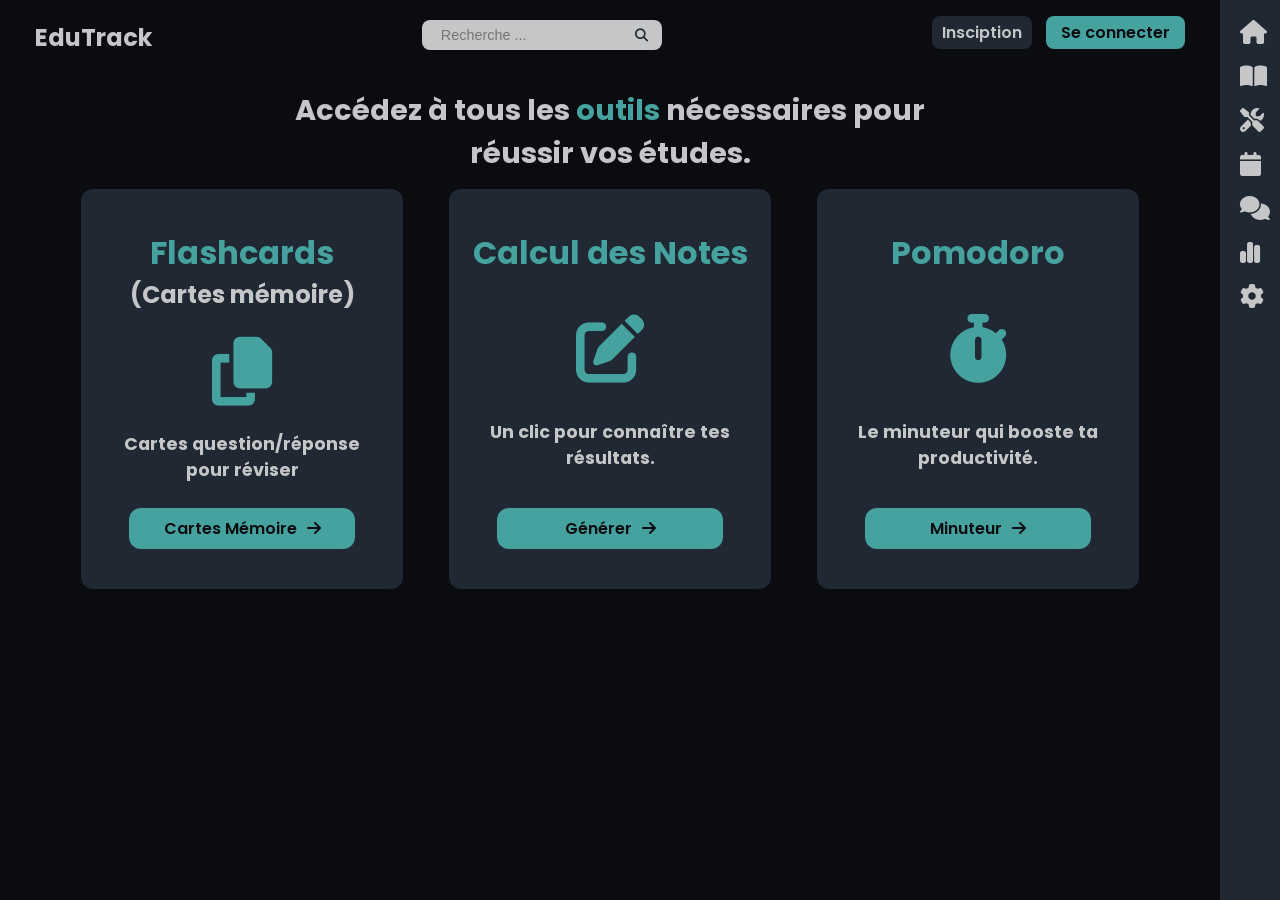
<file: outils.html>
<!DOCTYPE html>
<html lang="en">
<head>
    <meta charset="UTF-8">
    <meta name="viewport" content="width=device-width, initial-scale=1.0">
    <link rel="icon" href="media/EduTrack.png">
    <link rel="preconnect" href="https://fonts.googleapis.com">
    <link rel="preconnect" href="https://fonts.gstatic.com" crossorigin>
    <link href="https://fonts.googleapis.com/css2?family=Bebas+Neue&family=Montserrat:ital,wght@0,100..900;1,100..900&family=Oswald:wght@200..700&family=Poppins:ital,wght@0,100;0,200;0,300;0,400;0,500;0,600;0,700;0,800;0,900;1,100;1,200;1,300;1,400;1,500;1,600;1,700;1,800;1,900&family=Raleway:ital,wght@0,100..900;1,100..900&family=Rowdies:wght@300;400;700&display=swap" rel="stylesheet">
    <link rel="stylesheet" href="outils.css">
    <link rel="stylesheet" href="https://cdnjs.cloudflare.com/ajax/libs/font-awesome/6.5.0/css/all.min.css">
    <title>EduTrack</title>
</head>
<body>
    <header id="header1">
        <ul id="ul1">
            <li><a href="index2.html"><span>Accueil</span><i class="fa-solid fa-house"></i></a></li>
            <li><a href="cours.html"><span>Cours et Supports</span><i class="fa-solid fa-book-open"></i></a></li>
            <li><a href="outils.html"><span>Outils d’Étude</span><i class="fa-solid fa-screwdriver-wrench"></i></a></li>
            <li><a href="#"><span>Calendrier et Rappels</span><i class="fa-solid fa-calendar"></i></a></li>
            <li><a href="#"><span>Questions & Réponses</span><i class="fa-solid fa-comments"></i></a></li>
            <li><a href="#"><span>Suivi et Progression</span><i class="fa-solid fa-chart-simple"></i></i></a></li>
            <li><a href="#"><span> Paramètres </span><i class="fa-solid fa-gear"></i></a></li>
        </ul>
    </header>
    <div id="everything">
        <nav id="navigation">
            <ul id="ul2">
                <li><h1>EduTrack</h1></li>
                <li>
                    <div id="divsearch">
                        <input type="search" name="search" placeholder="Recherche ...">
                        <button name="search"><i class="fa-solid fa-magnifying-glass"></i></button>
                    </div>
                </li>
                <li>
                    <a id="btninsc" href="inscription.html">Insciption</a>
                    <a id="btnconn" href="#">Se connecter</a>
                </li>
            </ul>
        </nav>
        <div id="content">
            <h1 id="bigtitle"> Accédez à tous les <span>outils</span> nécessaires pour réussir vos études.</h1>
            <div class="container">
                <div class="cardsoutils">
                    <h1>Flashcards<br><span> (Cartes mémoire)</span></h1>
                    <i id="i1" class="fa-solid fa-copy"></i>
                    <h2>Cartes question/réponse pour réviser</h2>
                    <a href="outils/flashcards.html">Cartes Mémoire<i class="fa-solid fa-arrow-right"></i></a>
                </div>
                <div class="cardsoutils">
                    <h1>Calcul des Notes</h1>
                    <i id="i2" class="fa-solid fa-pen-to-square"></i>
                    <h2>Un clic pour connaître tes résultats.</h2>
                    <a href="outils/calcul.html">Générer<i class="fa-solid fa-arrow-right"></i></a>
                </div>
                <div class="cardsoutils">
                    <h1>Pomodoro</h1>
                    <i id="i3" class="fa-solid fa-stopwatch"></i>
                    <h2>Le minuteur qui booste ta productivité.</h2>
                    <a href="outils/pomodoro.html">Minuteur<i class="fa-solid fa-arrow-right"></i></a>
                </div> 
            </div>        
        </div>
    </div>
</body>
</html>
</file>
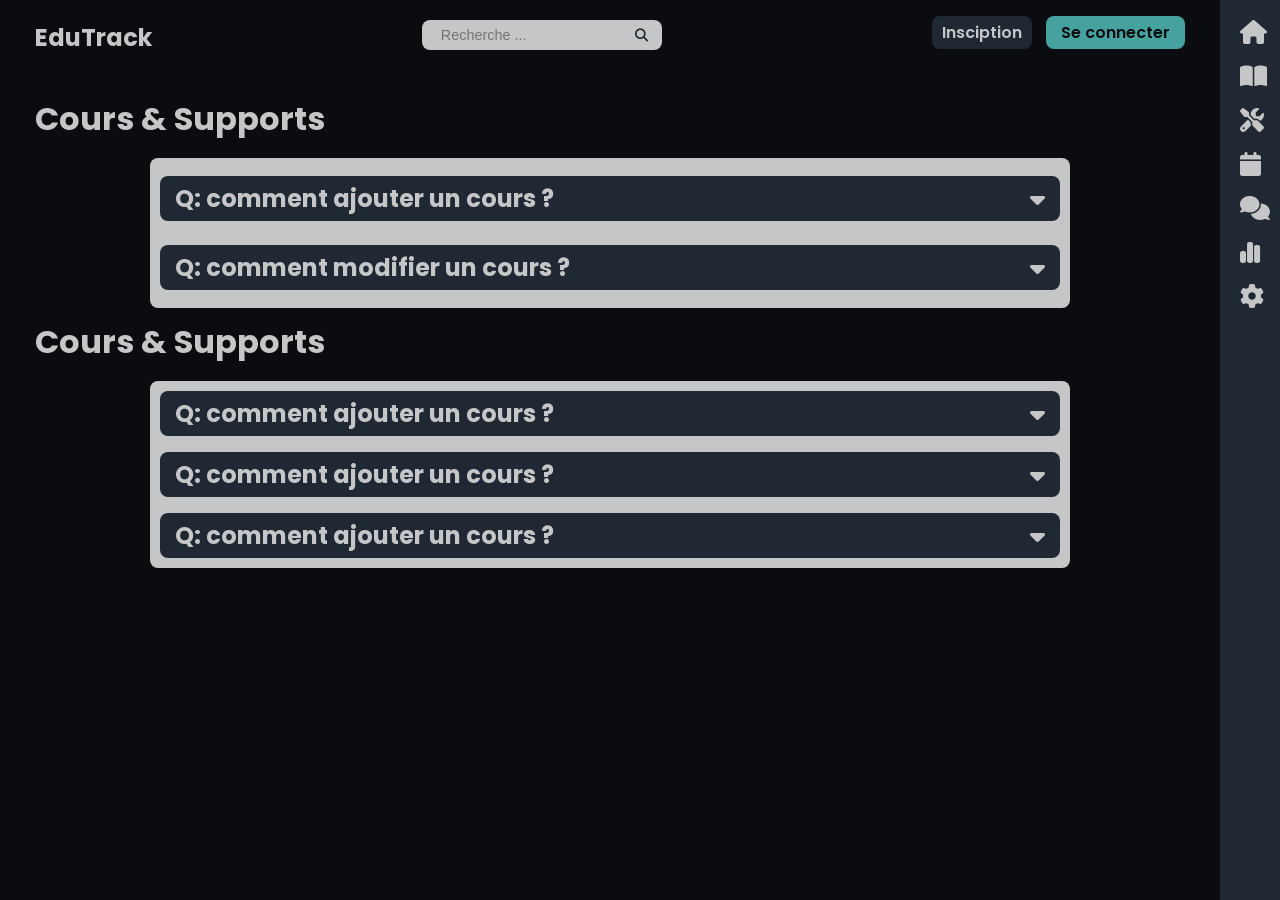
<file: question_reponse.html>
<!DOCTYPE html>
<html lang="en">
<head>
    <meta charset="UTF-8">
    <meta name="viewport" content="width=device-width, initial-scale=1.0">
    <link rel="icon" href="../media/EduTrack.png">
    <link rel="preconnect" href="https://fonts.googleapis.com">
    <link rel="preconnect" href="https://fonts.gstatic.com" crossorigin>
    <link href="https://fonts.googleapis.com/css2?family=Bebas+Neue&family=Montserrat:ital,wght@0,100..900;1,100..900&family=Oswald:wght@200..700&family=Poppins:ital,wght@0,100;0,200;0,300;0,400;0,500;0,600;0,700;0,800;0,900;1,100;1,200;1,300;1,400;1,500;1,600;1,700;1,800;1,900&family=Raleway:ital,wght@0,100..900;1,100..900&family=Rowdies:wght@300;400;700&display=swap" rel="stylesheet">
    <link rel="stylesheet" href="question_reponse.css">
    <link rel="stylesheet" href="https://cdnjs.cloudflare.com/ajax/libs/font-awesome/6.5.0/css/all.min.css">
    <title>EduTrack</title>
</head>
<body>
    <header id="header1">
        <ul id="ul1">
            <li><a href="../index.html"><span>Accueil</span><i class="fa-solid fa-house"></i></a></li>
            <li><a href="../cours.html"><span>Cours et Supports</span><i class="fa-solid fa-book-open"></i></a></li>
            <li><a href="#"><span>Outils d’Étude</span><i class="fa-solid fa-screwdriver-wrench"></i></a></li>
            <li><a href="#"><span>Calendrier et Rappels</span><i class="fa-solid fa-calendar"></i></a></li>
            <li><a href="#"><span>Questions & Réponses</span><i class="fa-solid fa-comments"></i></a></li>
            <li><a href="#"><span>Suivi et Progression</span><i class="fa-solid fa-chart-simple"></i></i></a></li>
            <li><a href="#"><span> Paramètres </span><i class="fa-solid fa-gear"></i></a></li>
        </ul>
    </header>
    <div id="everything">
        <nav id="navigation">
            <ul id="ul2">
                <li><h1>EduTrack</h1></li>
                <li>
                    <div id="divsearch">
                        <input type="search" name="search" placeholder="Recherche ...">
                        <button name="search"><i class="fa-solid fa-magnifying-glass"></i></button>
                    </div>
                </li>
                <li>
                    <a id="btninsc" href="#">Insciption</a>
                    <a id="btnconn" href="#">Se connecter</a>
                </li>
            </ul>
        </nav>
        <div id="content">
            <div class="queanscont">

                <h1 class="big_title">Cours & Supports</h1>

                <div class="question_container">
                    <div id="question1111" class="question1">
                        <h2 class="titleee"  id="h2answer1"><span>Q: comment ajouter un cours ?</span><i id="i1" class="fa-solid fa-caret-down"></i></h2>
                        <div id="answerr1" class="answer1">
                            <h3>Pour ajouter un cours, suivez ces étapes :</h3>
                            <ol class="sectionaswer1">
                                <li>Saisir le titre du cours</li>
                                <ul class="sectionaswer2">
                                    <li><span>Entrez un titre clair et précis qui décrit bien le contenu du cours.</span></li>
                                </ul>
                                <li>Rédiger le contenu du cours</li>
                                <ul class="sectionaswer2">
                                    <li><span>Ajoutez le texte explicatif ou le support théorique du cours.</span></li>
                                    <li><span>Vous pouvez inclure des exemples, des explications détaillées ou des schémas.</span></li>
                                </ul>
                    
                                <li>Ajouter un lien vers une vidéo</li>
                                <ul class="sectionaswer2">
                                    <li><span>Ajoutez le texte explicatif ou le support théorique du cours.</span></li>
                                    <li><span>Vous pouvez inclure des exemples, des explications détaillées ou des schémas.</span></li>
                                </ul>

                                <li>Importer un fichier complémentaire</li>
                                <ul class="sectionaswer2">
                                    <li><span>Téléversez un fichier (PDF, DOCX, PPT, etc.) qui contient des ressources supplémentaires ou le support complet du cours.</span></li>
                                </ul>

                                <li>Enregistrer le cours</li>
                                <ul class="sectionaswer2">
                                    <li><span>Une fois toutes les informations saisies, validez ou enregistrez pour que le cours soit ajouté à la plateforme.</span></li>
                                </ul>
                            </ol>
                        </div>
                    </div>
                    <div id="question2222" class="question1">
                        <h2 class="titleee" id="h2answer2"><span>Q: comment modifier un cours ?</span><i  id="i2" class="fa-solid fa-caret-down"></i></h2>
                        <div id="answerr2" class="answer1">
                            <ol class="sectionaswer1">
                                <li>Cliquez sur "<a href="courscree.html">Voir les autres cours</a>"</li>
                                <ul class="sectionaswer2">
                                    <li><span>Cette option vous affichera la liste de tous vos cours.</span></li>
                                </ul>
                                <li>Accédez aux options du cours</li>
                                <ul class="sectionaswer2">
                                    <li><span>En haut à droite de chaque cours, vous verrez trois points (⋮).</span></li>
                                </ul>
                    
                                <li>Modifier le cours</li>
                                <ul class="sectionaswer2">
                                    <li><span>Cliquez sur ces trois points, et vous serez automatiquement redirigé vers l’interface de modification du cours.</span></li>
                                </ul>
                                
                            </ol>
                        </div>
                    </div>
                </div>

                <h1 class="big_title">Cours & Supports</h1>

                <div class="question_container">
                    <div class="question1">
                        <h2><span>Q: comment ajouter un cours ? </span><i class="fa-solid fa-caret-down"></i></h2>
                    </div>
                    <div class="question1">
                        <h2><span>Q: comment ajouter un cours ? </span><i class="fa-solid fa-caret-down"></i></h2>
                    </div>
                    <div class="question1">
                        <h2><span>Q: comment ajouter un cours ? </span><i class="fa-solid fa-caret-down"></i></h2>
                    </div>
                </div>
            </div> 
        </div>
    </div>
    <script>
        let answer = document.getElementById('answerr1');
        let answer2 = document.getElementById('answerr2');

        let i1 = document.getElementById('i1');
        let i2 = document.getElementById('i2');

        let h11 = document.getElementById('h2answer1');
        let h22 = document.getElementById('h2answer2');

        let divcont = document.getElementById('question1111');
        answer.style.display = 'none';
        answer2.style.display = 'none';

        function show(){
            answer2.style.display = 'none';
            i2.style.rotate = '0deg';

            if(answer.style.display === 'none'){
                answer.style.display = 'block';
                i1.style.transition = 'rotate 0.4s';
                i1.style.rotate = '180deg';
            }
            else{
                answer.style.display = 'none';
                i1.style.transition = 'rotate 0.4s';
                i1.style.rotate = '0deg';
            }
        }
        function show2(){
            answer.style.display = 'none';
            i1.style.rotate = '0deg';

            if(answer2.style.display === 'none'){
                answer2.style.display = 'block';
                i2.style.rotate = '180deg';
                i2.style.transition = 'rotate 0.4s';

            }
            else{
                answer2.style.display = 'none';
                i2.style.rotate = '0deg';
                i2.style.transition = 'rotate 0.4s';
            }
        }

        h11.addEventListener('click', show);
        h22.addEventListener('click', show2);

    </script>
</body>
</html>
</file>
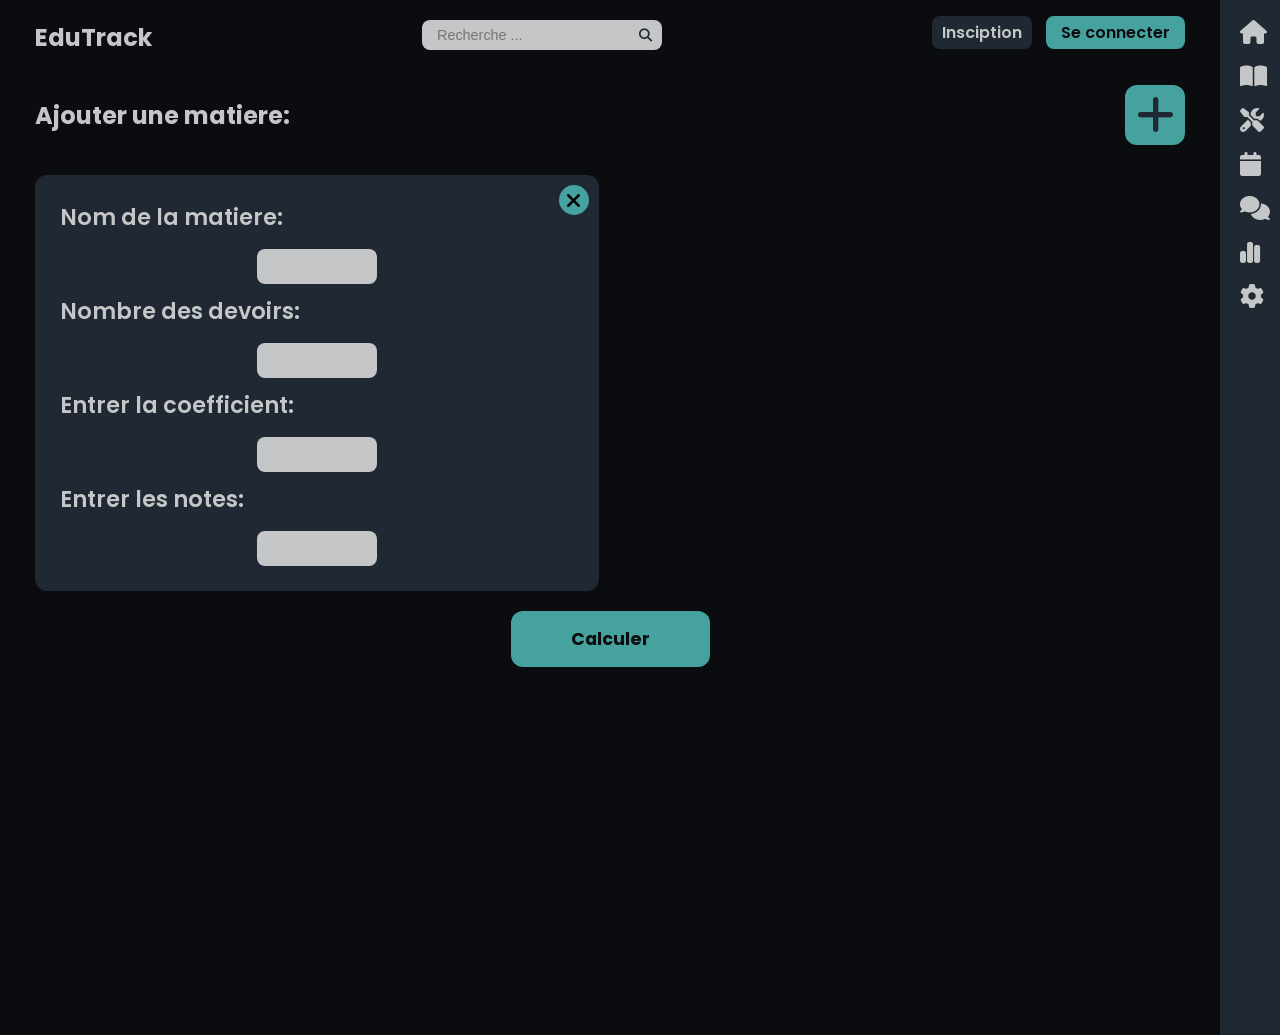
<file: outils/calcul.html>
<!DOCTYPE html>
<html lang="en">
<head>
    <meta charset="UTF-8">
    <meta name="viewport" content="width=device-width, initial-scale=1.0">
    <link rel="icon" href="../media/EduTrack.png">
    <link rel="preconnect" href="https://fonts.googleapis.com">
    <link rel="preconnect" href="https://fonts.gstatic.com" crossorigin>
    <link href="https://fonts.googleapis.com/css2?family=Bebas+Neue&family=Montserrat:ital,wght@0,100..900;1,100..900&family=Oswald:wght@200..700&family=Poppins:ital,wght@0,100;0,200;0,300;0,400;0,500;0,600;0,700;0,800;0,900;1,100;1,200;1,300;1,400;1,500;1,600;1,700;1,800;1,900&family=Raleway:ital,wght@0,100..900;1,100..900&family=Rowdies:wght@300;400;700&display=swap" rel="stylesheet">
    <link rel="stylesheet" href="calcul.css">
    <link rel="stylesheet" href="https://cdnjs.cloudflare.com/ajax/libs/font-awesome/6.5.0/css/all.min.css">
    <title>EduTrack</title>
</head>
<body>
    <header id="header1">
        <ul id="ul1">
            <li><a href="../index.html"><span>Accueil</span><i class="fa-solid fa-house"></i></a></li>
            <li><a href="../cours.html"><span>Cours et Supports</span><i class="fa-solid fa-book-open"></i></a></li>
            <li><a href="#"><span>Outils d’Étude</span><i class="fa-solid fa-screwdriver-wrench"></i></a></li>
            <li><a href="#"><span>Calendrier et Rappels</span><i class="fa-solid fa-calendar"></i></a></li>
            <li><a href="#"><span>Questions & Réponses</span><i class="fa-solid fa-comments"></i></a></li>
            <li><a href="#"><span>Suivi et Progression</span><i class="fa-solid fa-chart-simple"></i></i></a></li>
            <li><a href="#"><span> Paramètres </span><i class="fa-solid fa-gear"></i></a></li>
        </ul>
    </header>
    <div id="everything">
        <nav id="navigation">
            <ul id="ul2">
                <li><h1>EduTrack</h1></li>
                <li>
                    <div id="divsearch">
                        <input type="search" name="search" placeholder="Recherche ...">
                        <button name="search"><i class="fa-solid fa-magnifying-glass"></i></button>
                    </div>
                </li>
                <li>
                    <a id="btninsc" href="#">Insciption</a>
                    <a id="btnconn" href="#">Se connecter</a>
                </li>
            </ul>
        </nav>
        <div id="content">
            <h1 id="bigtitle">Ajouter une matiere: <i class="fa-solid fa-plus"></i></h1>
                <form id="calculs" action="#" method="post">
                    <div class="allform">
                        <div id="matiere1" class="matieres">
                            <i id="ix" class="fa-solid fa-xmark"></i>
                            <div class="containerinputs">
                                <label for="matierenom">Nom de la matiere:</label>
                                <input type="text" id="matierenom" class="queswers" name="question" maxlength="40" required>
                            </div>
                            <div class="containerinputs">
                                <label for="matierenom">Nombre des devoirs:</label>
                                <input type="text" id="matierenom" class="queswers" name="question" maxlength="40" required>
                            </div>
                            <div class="containerinputs">
                                <label for="matierenom">Entrer la coefficient:</label>
                                <input type="text" id="matierenom" class="queswers" name="question" maxlength="40" required>
                            </div>
                            <div class="containerinputs">
                                <label for="note1">Entrer les notes:</label>
                                <input type="text" id="note1" class="queswers" name="name" maxlength="40" required>
                            </div>
                        </div>
                    </div>
                    <button id="enregistrer2" type="submit">Calculer</button>
                </form>
        </div>
    </div>
</body>
</html>
</file>
<file: outils.css>
*{
    margin: 0;
    padding: 0;
    box-sizing: border-box;
}
html{
    scroll-behavior: smooth;
}
#search_div{
    position: absolute;
    top: 0;
    padding: 0;
    background-color: #1F2833;
    border-radius: 12px;
    width: 30%;
    display: flex;
    align-items: center;
    justify-content: start;
    flex-direction: column;
    max-height: 275px;
    overflow: auto;
    scrollbar-width: auto;
    z-index: 900000;
}
#search_div::-webkit-scrollbar{
    display: none;
}
.searchline {
    color: #C5C6C7;
    display: flex;
    align-items: center;
    justify-content: space-between;
    padding: 10px 15px;
    border-top: 0.25px solid black;
    border-left: 0.25px solid black;
    border-bottom: 3px solid black;
    border-right: 3px solid black;
    transition: border 0.1s;
    border-radius: 12px;
    width: 100%;
}
small{
    margin-left: 10px;
}
.searchline2 {
    background-color: cadetblue;
    color: #0B0C10;
    display: flex;
    align-items: center;
    justify-content: space-between;
    padding: 10px 15px;
    border-top: 0.25px solid black;
    border-left: 0.25px solid black;
    border-bottom: 3px solid black;
    border-right: 3px solid black;
    transition: border 0.1s;
    border-radius: 12px;
    width: 100%;
}
.searchline3 {
    background-color: #C5C6C7;
    color: #0B0C10;
    display: flex;
    align-items: center;
    justify-content: space-between;
    padding: 10px 15px;
    border-top: 0.25px solid black;
    border-left: 0.25px solid black;
    border-bottom: 3px solid black;
    border-right: 3px solid black;
    transition: border 0.1s;
    border-radius: 12px;
    width: 100%;
}
.searchlist{
    margin-bottom: 5px;
        width: 100%;

}
.searchcontainer{
    padding: 5px;
        width: 100%;
}
.searchline:hover{
    border-top: 0.1px solid #45A29E;
    border-left: 0.1px solid #45A29E;
    border-right: 7px solid #45A29E;
    border-bottom: 7px solid #45A29E;
}
.searchline2:hover{
    border-top: 0.1px solid #0B0C10;
    border-left: 0.1px solid #0B0C10;
    border-right: 7px solid #0B0C10;
    border-bottom: 7px solid #0B0C10;
}
.searchline3:hover{
    border-top: 0.1px solid #0B0C10;
    border-left: 0.1px solid #0B0C10;
    border-right: 7px solid #0B0C10;
    border-bottom: 7px solid #0B0C10;
}
body{
    display: flex;
    flex-direction: column;
    width: 100%;
    height: auto;
      font-family: "Poppins", sans-serif;
  font-weight: 600;
  font-style: normal;
  background-color: #0B0C10;
  position: relative;
    min-height: 100vh;

}

ul{
    list-style: none;
}
a{
    text-decoration: none;
}

#header1 #ul1 li a{
    display: flex;
    align-items: center;
    justify-content: space-between;
    line-height: 50px;
    font-size: 16px;
    color: #C5C6C7;
    width: 100%;
    transition: color 0.4s;
}

#header1 #ul1 span{
    display: none;
}
#header1 {
    position: absolute;
    display: flex;
    flex-direction: column;
    right: 0;
    align-items: center;
    width: 60px;
    background-color: #1F2833;
    height: 100%;
    transition: width 0.15s ease-in;
    overflow: hidden;
    padding: 20px 0;
    z-index: 30000;
}
#header1 li i{
    font-size: 24px;
        display: flex;
    align-items: center;
    justify-content: center;
}
#header1 #ul1{
    width: 100%;
    display: flex;
    flex-direction: column;
    align-items: center;
}
#header1 #ul1 li{
    width: 100%;
    display: flex;
    flex-direction: column;
    align-items: center;
    padding:0px 20px;
    margin-bottom: 20px;
    transition: background-color 0.4s;
}

#header1:hover {
    position: absolute;
    display: flex;
    flex-direction: column;
    align-items: left;
    right: 0;
    width: 270px;
    background-color: #1F2833;

}
#header1:hover #ul1>li{
    display:flex;
    align-items: center;
    justify-content: space-between;
    width: 100%;
}
#header1:hover #ul1>li>a{
    display: flex;
    align-items: center;
    justify-content: space-between;
    font-size: 16px;
    color: #C5C6C7;
    width: 100%;
}
#header1:hover #ul1>li>a>span{
    display:flex;
    align-items: center;
    justify-content: space-between;
}

#header1:hover #ul1>li>a>i{
    padding-left: 10px;
    font-size: 24px;
    display: flex;
    align-items: center;
    justify-content: center;
}
#header1>#ul1>li:hover{
    background-color:#0B0C10;
    color: #45A29E
}
#header1>#ul1>li:hover a{
    color: #45A29E
}
#everything{
    width: calc(100% - 60px);
    z-index: 20000;
    display: flex;
    flex-direction: column;
    align-items: center;
    padding: 20px 35px;
}
#navigation, #navigation #ul2{
    display: flex;
    width: 100%;
    justify-content: space-between;
}
#ul2 h1{
    color: #C5C6C7;
        font-size: 1.5rem;

}
#ul2 #btninsc{
    color: #C5C6C7;
    background-color: #1F2833;
    padding: 5px 10px;
    border-radius: 8px;

}
#ul2 #btnconn{
    color: #0B0C10;
    background-color: #45A29E;
        padding: 5px 15px;
border-radius: 8px;
margin-left: 10px;
}

#divsearch{
    display: flex;
    align-items: center;
    background-color: #C5C6C7;
    width: 240px;
    justify-content: space-evenly;
    padding: 0px 0px;
    border-radius: 8px;
    padding: 2px 5px;
    color: #1F2833;

}
#divsearch input{
        background-color: #C5C6C7;
        padding: 5px 10px;
        border: none;
        outline: none;
        font-size: 0.9rem;
        color: #1F2833;
        width: 85%;
}


#divsearch button{
    padding: 5px;
    border: none;
    cursor: pointer;
    background-color: #C5C6C7;
            color: #1F2833;

}
#content{
    display: flex;
    flex-direction: column;
    align-items: center;
    width: 100%;
    margin-top: 20px;
    position: relative;
}

.weeksbtns{
    margin-top: 30px;
}
.weeksbtns button{
    padding: 10px 10px;
    background-color: #45A29E;
    color: #0B0C10;
    border-radius: 12px;
    cursor: pointer;
    border: none;
    font-family: "Poppins", sans-serif;
    font-weight: 600;
    font-style: normal;
}
#content #bigtitle{
    text-align: center;
    color: #C5C6C7;
    font-size: 1.8rem;
    margin: 14px 0px;
    width: 60%;
}

#content #bigtitle span{
     color: #45A29E;
   
}
#content .container{
    display: flex;
    justify-content: space-evenly;
    align-items: center;
    width: 100%;
}
#content .cardsoutils{
    width: 28%;
    min-width: 280px;
    display: flex;
    flex-direction: column;
    align-items: center;
    background-color: #1F2833;
    justify-content: space-between;
    min-height: 400px;
    text-align: center;
    border-radius: 12px;
    padding: 40px 20px;
    transition: background-color 0.4s;

}
.cardsoutils h1{
    color: #45A29E;
    font-size: 2rem;
    display: flex;
    flex-direction: column;
    justify-content: center;
    transition: color 0.4s;
}
.cardsoutils h2{
    font-size: 1.1rem;
    color: #C5C6C7;
        transition: color 0.4s;
}
.cardsoutils span{
    font-size: 1.5rem;
    color: #C5C6C7;
}
#i1, #i2, #i3{
    font-size: 4.3rem;
    color: #45A29E;
}
.cardsoutils a{
    padding: 8px 20px;
    color: #0B0C10;
    background-color: #45A29E;
        width: 80%;
border-radius: 12px;
    transition: color 0.4s, background-color 0.4s;

}
.cardsoutils a i{
    margin-left: 10px;
    transition: color 0.4s;
}
#content .cardsoutils:hover{
    background-color: #45A29E;
}
.cardsoutils:hover h1 span{
    display: none;
}
.cardsoutils:hover #i1,.cardsoutils:hover h1, .cardsoutils:hover h2, .cardsoutils:hover #i2, .cardsoutils:hover #i3{
    color: #1F2833;
}
.cardsoutils:hover a{
    background-color: #1F2833;
    color: #C5C6C7;
}

#content11{
    display: flex;
    flex-direction: column;
    align-items: center;
    width: 100%;
    position: relative;
        flex-wrap: wrap;

}
.content11_container{
    display: flex;
    flex-direction: row;
    align-items: center;
    justify-content: space-between;
    width: 100%;
    flex-wrap: wrap;
}
.content11_container .container2222{
    display: flex;
    flex-direction: column;
    align-items: center;
    width: 40%;
    justify-content: space-between;
    margin-top: 95px;
}
.content11_container .container1111{
    display: flex;
    flex-direction: column;
    align-items: center;
    width: 60%;
    min-height: 400px;
}
#chartcourscont{
    width: 100%;
    height: 350px;
}

.titlesss{
    color: #C5C6C7;
    margin: 30px;
}

.titlesss2{
    width: 100%;
    color: #C5C6C7;
    display: flex;
    align-items: center;
    justify-content: center;
    font-size: 1.5rem;
}
.container2222 h2{
    font-size: 2.7rem;
    color: #45A29E;
    margin-bottom: 30px;
}

#content222{
        display: flex;
    flex-direction: column;
    align-items: center;
    width: 100%;
    margin-top: 20px;
    position: relative;
}

.whole_calculator{
    width: 50%;
    display: flex;
    background-color: #1F2833;
    flex-wrap: wrap;
    border-radius: 12px;
}

.calculator{
    width: 65%;
    background-color: #1F2833;
    display: flex;
    justify-content: space-between;
    flex-wrap: wrap;
    border-radius: 12px;
    padding: 10px;
    column-gap: 10px;
    row-gap: 10px;
    border-radius: 8px;
    flex-grow: 1;
}
.calculator22{
    width: 78%;
    background-color: #1F2833;
    display: flex;
    justify-content: space-between;
    flex-wrap: wrap;
    border-radius: 12px;
    padding: 10px;
    column-gap: 10px;
    row-gap: 10px;
    border-radius: 8px;
    flex-grow: 1;
    display: none;
}
.calculator2{
    display: flex;
    flex-direction: column;
    flex-grow: 1;
    padding: 10px;
}
.calculator2 .button_mode{
    display: flex;
    align-items: center;
    flex-direction: column;
}
.calculator2 .button_mode button{
    background-color: #45A29E;
    color: #1F2833;
          font-family: "Poppins", sans-serif;
  font-weight: 600;
  font-size: 1.1em;
  font-style: normal;
  height: 40px;
    width: 140px;
  border: none;
    cursor: pointer;
    display: flex;
    justify-content: center;
    align-items: center;
    border-radius: 8px;
    transition: background-color 0.4s, color 0.4s;
}
#scientific{
    display: none;
}
.calculator2 .button_mode button:hover{
    background-color: #0B0C10;
    color: #45A29E;
}
.calculator button{
    min-height: 55px;
    font-family: "Poppins", sans-serif;
  font-weight: 600;
  font-style: normal;
  font-size: 1.2rem;
  border-radius: 8px;
  border: none;
  cursor: pointer;
  background-color: #C5C6C7;
  color: #1F2833;
  display: flex;
  align-items: center;
  justify-content: center;
      flex-grow: 1;
      flex-basis: 75px;
}
.calculator22 button{
        min-height: 55px;
    font-family: "Poppins", sans-serif;
  font-weight: 600;
  font-style: normal;
  font-size: 1.2rem;
  border-radius: 8px;
  border: none;
  cursor: pointer;
  background-color: #C5C6C7;
  color: #1F2833;
  display: flex;
  align-items: center;
  justify-content: center;
      flex-grow: 1;
}
.results{
    width: 100%;
    display: flex;
    align-items: center;
    min-height: 85px;
    flex-direction: column;
    margin-bottom: 10px;
    border-radius: 8px;
}
.results h2{
    min-height: 50px;
    width: 100%;
    background-color: #C5C6C7;
    border-radius: 8px;
    display: flex;
    align-items: center;
    justify-content: start;
    padding: 0px 15px;
    color: #1F2833;
}
.results h3{
    min-height: 40px;
    width: 100%;
    background-color: #1F2833;
    border-radius: 8px;
    display: flex;
    align-items: center;
    justify-content: start;
    padding: 10px;
    color: #C5C6C7;
}

#equal{
    background-color: #45A29E;
    color: #1F2833;
    transition: color 0.4s, background-color 0.4s;
}
#equal:hover{
    background-color: #0B0C10;
    color: #45A29E;
}




#equal2{
    background-color: #45A29E;
    color: #1F2833;
    transition: color 0.4s, background-color 0.4s;
}
#one, #two, #three, #fou, #fiv, #six, #eig, #nin, #sev{
    background-color: #0B0C10;
    color: #45A29E;
    transition: color 0.4s, background-color 0.4s;
} 
#one:hover, #two:hover, #three:hover, #fou:hover, #fiv:hover, #six:hover, #eig:hover, #nin:hover, #sev:hover{
    background-color: #45A29E;
    color: #1F2833;
} 
#equal2:hover{
    background-color: #0B0C10;
    color: #45A29E;
}
#del:hover{
    background-color: #0B0C10;
    color: #45A29E;
}
#del{
    background-color: #45A29E;
    color: #1F2833;
    transition: color 0.4s, background-color 0.4s;
}
#del2{
    background-color: #45A29E;
    color: #1F2833;
    transition: color 0.4s, background-color 0.4s;
}
#del2:hover{
    background-color: #0B0C10;
    color: #45A29E;
}
#one2, #two2, #three2, #fou2, #fiv2, #six2, #eig2, #nin2, #sev2{
    background-color: #0B0C10;
    color: #45A29E;
    transition: color 0.4s, background-color 0.4s;
} 
#one2:hover, #two2:hover, #three2:hover, #fou2:hover, #fiv2:hover, #six2:hover, #eig2:hover, #nin2:hover, #sev2:hover{
    background-color: #45A29E;
    color: #1F2833;
} 

@media (max-width: 1124px) {

}
@media (max-width: 900px) {

}
@media (max-width: 750px){
    #header1{
        height: 130vh;
    }


#divsearch{
    display: flex;
    align-items: center;
    background-color: #C5C6C7;
    width: 150px;
    justify-content: space-between;
    padding: 0px 0px;
    border-radius: 8px;
    padding: 2px 5px;
            color: #1F2833;

}
#divsearch input{
        background-color: #C5C6C7;
        padding: 5px 10px;
        border: none;
        outline: none;
        font-size: 0.9rem;
        color: #1F2833;
        width: 120px;
}

#divsearch button{
    padding: 5px;
    border: none;
    cursor: pointer;
    background-color: #C5C6C7;
            color: #1F2833;

}
#btninsc{
    display: none;
}

}
@media (max-width: 650px){


}
@media (max-width: 570px){
    #content #bigtitle{
    text-align: center;
    color: #C5C6C7;
    font-size: 2rem;
    width: 100%;
}

    #divsearch{
        display: none;
    }


    #header1{
        height: 115vh;
    }
}
</file>
<file: question_reponse.css>
*{
    margin: 0;
    padding: 0;
    box-sizing: border-box;
}
html{
    scroll-behavior: smooth;
}
#search_div{
    position: absolute;
    top: 0;
    padding: 0;
    background-color: #1F2833;
    border-radius: 12px;
    width: 30%;
    display: flex;
    align-items: center;
    justify-content: start;
    flex-direction: column;
    max-height: 275px;
    overflow: auto;
    scrollbar-width: auto;
    z-index: 900000;
}
#search_div::-webkit-scrollbar{
    display: none;
}
.searchline {
    color: #C5C6C7;
    display: flex;
    align-items: center;
    justify-content: space-between;
    padding: 10px 15px;
    border-top: 0.25px solid black;
    border-left: 0.25px solid black;
    border-bottom: 3px solid black;
    border-right: 3px solid black;
    transition: border 0.1s;
    border-radius: 12px;
    width: 100%;
}
small{
    margin-left: 10px;
}
.searchline2 {
    background-color: cadetblue;
    color: #0B0C10;
    display: flex;
    align-items: center;
    justify-content: space-between;
    padding: 10px 15px;
    border-top: 0.25px solid black;
    border-left: 0.25px solid black;
    border-bottom: 3px solid black;
    border-right: 3px solid black;
    transition: border 0.1s;
    border-radius: 12px;
    width: 100%;
}
.searchline3 {
    background-color: #C5C6C7;
    color: #0B0C10;
    display: flex;
    align-items: center;
    justify-content: space-between;
    padding: 10px 15px;
    border-top: 0.25px solid black;
    border-left: 0.25px solid black;
    border-bottom: 3px solid black;
    border-right: 3px solid black;
    transition: border 0.1s;
    border-radius: 12px;
    width: 100%;
}
.searchlist{
    margin-bottom: 5px;
        width: 100%;

}
.searchcontainer{
    padding: 5px;
        width: 100%;
}
.searchline:hover{
    border-top: 0.1px solid #45A29E;
    border-left: 0.1px solid #45A29E;
    border-right: 7px solid #45A29E;
    border-bottom: 7px solid #45A29E;
}
.searchline2:hover{
    border-top: 0.1px solid #0B0C10;
    border-left: 0.1px solid #0B0C10;
    border-right: 7px solid #0B0C10;
    border-bottom: 7px solid #0B0C10;
}
.searchline3:hover{
    border-top: 0.1px solid #0B0C10;
    border-left: 0.1px solid #0B0C10;
    border-right: 7px solid #0B0C10;
    border-bottom: 7px solid #0B0C10;
}

body{
    display: flex;
    flex-direction: column;
    width: 100%;
    height: auto;
      font-family: "Poppins", sans-serif;
  font-weight: 600;
  font-style: normal;
  background-color: #0B0C10;
  position: relative;
  min-height: 100vh;
}

ul{
    list-style: none;
}
a{
    text-decoration: none;
}

#header1 #ul1 li a{
    display: flex;
    align-items: center;
    justify-content: space-between;
    line-height: 50px;
    font-size: 16px;
    color: #C5C6C7;
    width: 100%;
    transition: color 0.4s;
}

#header1 #ul1 span{
    display: none;
}
#header1 {
    position: absolute;
    display: flex;
    flex-direction: column;
    right: 0;
    align-items: center;
    width: 60px;
    background-color: #1F2833;
    transition: width 0.15s ease-in;
    overflow: hidden;
    padding: 20px 0;
    z-index: 30000;
    height: 100%;
}
#header1 li i{
    font-size: 24px;
        display: flex;
    align-items: center;
    justify-content: center;
}
#header1 #ul1{
    width: 100%;
    display: flex;
    flex-direction: column;
    align-items: center;
}
#header1 #ul1 li{
    width: 100%;
    display: flex;
    flex-direction: column;
    align-items: center;
    padding:0px 20px;
    margin-bottom: 20px;
    transition: background-color 0.4s;
}

#header1:hover {
    position: absolute;
    display: flex;
    flex-direction: column;
    align-items: left;
    right: 0;
    width: 270px;
    background-color: #1F2833;

}
#header1:hover #ul1>li{
    display:flex;
    align-items: center;
    justify-content: space-between;
    width: 100%;
}
#header1:hover #ul1>li>a{
    display: flex;
    align-items: center;
    justify-content: space-between;
    font-size: 16px;
    color: #C5C6C7;
    width: 100%;
}
#header1:hover #ul1>li>a>span{
    display:flex;
    align-items: center;
    justify-content: space-between;
}

#header1:hover #ul1>li>a>i{
    padding-left: 10px;
    font-size: 24px;
    display: flex;
    align-items: center;
    justify-content: center;
}
#header1>#ul1>li:hover{
    background-color:#0B0C10;
    color: #45A29E
}
#header1>#ul1>li:hover a{
    color: #45A29E
}
#everything{
    width: calc(100% - 60px);
    z-index: 20000;
    display: flex;
    flex-direction: column;
    align-items: center;
    padding: 20px 35px;
}
#navigation, #navigation #ul2{
    display: flex;
    width: 100%;
    justify-content: space-between;
}
#ul2 h1{
    color: #C5C6C7;
}
#ul2 #btninsc{
    color: #C5C6C7;
    background-color: #1F2833;
    padding: 5px 10px;
    border-radius: 8px;

}
#ul2 #btnconn{
    color: #0B0C10;
    background-color: #45A29E;
        padding: 5px 15px;
border-radius: 8px;
margin-left: 10px;
}

#divsearch{
    display: flex;
    align-items: center;
    background-color: #C5C6C7;
    width: 240px;
    justify-content: space-evenly;
    padding: 0px 0px;
    border-radius: 8px;
    padding: 2px 5px;
    color: #1F2833;

}
#divsearch input{
        background-color: #C5C6C7;
        padding: 5px 10px;
        border: none;
        outline: none;
        font-size: 0.9rem;
        color: #1F2833;
        width: 85%;
}

#divsearch button{
    padding: 5px;
    border: none;
    cursor: pointer;
    background-color: #C5C6C7;
            color: #1F2833;

}
#content{
    display: flex;
    flex-direction: column;
    align-items: center;
    width: 100%;
    min-width: 600px;
    margin-top: 20px;
    color: #C5C6C7;
}
.queanscont{
    display: flex;
    flex-direction: column;
    align-items: center;
    width: 100%;
        margin-top: 10px;
        position: relative;
    min-height: 400px;
    position: relative;
}
.big_title{
    width: 100%;
    margin: 10px 0px;
    margin-bottom: 15px;
}
.question_container{
    background-color: #C5C6C7;
    min-height: 150px;
    display: flex;
    flex-direction: column;
    width: 80%;
    align-items: center;
    border-radius: 8px;
    justify-content: space-evenly;
    padding: 2px;
}
.question1{
    background-color: #1F2833;
    color: #C5C6C7;
    margin: 8px;
    flex-direction: column;
    justify-content: center;
    padding: 5px 15px;
    width: calc(100% - 16px);
    border-radius: 8px;
    height: auto;
}
.question1 h2{
    width: 100%;
    display: flex;
    align-items: center;
    justify-content: space-between;
    cursor: pointer;
}
.sectionaswer1 li{
    color: #45A29E;
}
.sectionaswer2 li{
    color: #45A29E;
}
.sectionaswer2 li span{
    color: #C5C6C7;
}
.answer1 h3{
    margin: 10px 0px;
}
.answer1{
    padding: 10px;
}

.sectionaswer1{
    margin-left: 20px;
}
.sectionaswer1 li a{
    color: #45A29E;
}
.sectionaswer2{
    list-style: disc;
    margin-left: 30px;
    margin-bottom: 10px;
}
.sectionaswer2:last-child{
    margin-bottom: 0px;
}

@media (max-width: 1124px) {

}
@media (max-width: 900px) {

}
@media (max-width: 750px){
    #header1{
        height: 130vh;
    }


#divsearch{
    display: flex;
    align-items: center;
    background-color: #C5C6C7;
    width: 150px;
    justify-content: space-between;
    padding: 0px 0px;
    border-radius: 8px;
    padding: 2px 5px;
            color: #1F2833;

}
#divsearch input{
        background-color: #C5C6C7;
        padding: 5px 10px;
        border: none;
        outline: none;
        font-size: 0.9rem;
        color: #1F2833;
        width: 120px;
}

#divsearch button{
    padding: 5px;
    border: none;
    cursor: pointer;
    background-color: #C5C6C7;
            color: #1F2833;

}
#btninsc{
    display: none;
}

}
@media (max-width: 650px){


}
@media (max-width: 570px){
    #content #bigtitle{
    text-align: center;
    color: #C5C6C7;
    font-size: 2rem;
    width: 100%;
}

    #divsearch{
        display: none;
    }


    #header1{
        height: 115vh;
    }
}
</file>
<file: outils/calcul.css>
*{
    margin: 0;
    padding: 0;
    box-sizing: border-box;
}

#search_div{
    position: absolute;
    top: 0;
    padding: 0;
    background-color: #1F2833;
    border-radius: 12px;
    width: 30%;
    display: flex;
    align-items: center;
    justify-content: start;
    flex-direction: column;
    max-height: 275px;
    overflow: auto;
    scrollbar-width: auto;
    z-index: 900000;
}
#search_div::-webkit-scrollbar{
    display: none;
}
.searchline {
    color: #C5C6C7;
    display: flex;
    align-items: center;
    justify-content: space-between;
    padding: 10px 15px;
    border-top: 0.25px solid black;
    border-left: 0.25px solid black;
    border-bottom: 3px solid black;
    border-right: 3px solid black;
    transition: border 0.1s;
    border-radius: 12px;
    width: 100%;
}
small{
    margin-left: 10px;
}
.searchline2 {
    background-color: cadetblue;
    color: #0B0C10;
    display: flex;
    align-items: center;
    justify-content: space-between;
    padding: 10px 15px;
    border-top: 0.25px solid black;
    border-left: 0.25px solid black;
    border-bottom: 3px solid black;
    border-right: 3px solid black;
    transition: border 0.1s;
    border-radius: 12px;
    width: 100%;
}
.searchline3 {
    background-color: #C5C6C7;
    color: #0B0C10;
    display: flex;
    align-items: center;
    justify-content: space-between;
    padding: 10px 15px;
    border-top: 0.25px solid black;
    border-left: 0.25px solid black;
    border-bottom: 3px solid black;
    border-right: 3px solid black;
    transition: border 0.1s;
    border-radius: 12px;
    width: 100%;
}
.searchlist{
    margin-bottom: 5px;
        width: 100%;

}
.searchcontainer{
    padding: 5px;
        width: 100%;
}
.searchline:hover{
    border-top: 0.1px solid #45A29E;
    border-left: 0.1px solid #45A29E;
    border-right: 7px solid #45A29E;
    border-bottom: 7px solid #45A29E;
}
.searchline2:hover{
    border-top: 0.1px solid #0B0C10;
    border-left: 0.1px solid #0B0C10;
    border-right: 7px solid #0B0C10;
    border-bottom: 7px solid #0B0C10;
}
.searchline3:hover{
    border-top: 0.1px solid #0B0C10;
    border-left: 0.1px solid #0B0C10;
    border-right: 7px solid #0B0C10;
    border-bottom: 7px solid #0B0C10;
}
body{
    display: flex;
    flex-direction: column;
    width: 100%;
    height: auto;
      font-family: "Poppins", sans-serif;
  font-weight: 600;
  font-style: normal;
  background-color: #0B0C10;
}

ul{
    list-style: none;
}
a{
    text-decoration: none;
}

#header1 #ul1 li a{
    display: flex;
    align-items: center;
    justify-content: space-between;
    line-height: 50px;
    font-size: 16px;
    color: #C5C6C7;
    width: 100%;
    transition: color 0.4s;
}

#header1 #ul1 span{
    display: none;
}
#header1{
    position: absolute;
    display: flex;
    flex-direction: column;
    right: 0;
    align-items: center;
    width: 60px;
    background-color: #1F2833;
    height: 115vh;
    transition: width 0.15s ease-in;
    overflow: hidden;
    padding: 20px 0;
    z-index: 30000;
    top: 0;
    bottom: 0;
}
#header1 li i{
    font-size: 24px;
        display: flex;
    align-items: center;
    justify-content: center;
}
#header1 #ul1{
    width: 100%;
    display: flex;
    flex-direction: column;
    align-items: center;
}
#header1 #ul1 li{
    width: 100%;
    display: flex;
    flex-direction: column;
    align-items: center;
    padding:0px 20px;
    margin-bottom: 20px;
    transition: background-color 0.4s;
}

#header1:hover {
    position: absolute;
    display: flex;
    flex-direction: column;
    align-items: left;
    right: 0;
    width: 270px;
    background-color: #1F2833;

}
#header1:hover #ul1>li{
    display:flex;
    align-items: center;
    justify-content: space-between;
    width: 100%;
}
#header1:hover #ul1>li>a{
    display: flex;
    align-items: center;
    justify-content: space-between;
    font-size: 16px;
    color: #C5C6C7;
    width: 100%;
}
#header1:hover #ul1>li>a>span{
    display:flex;
    align-items: center;
    justify-content: space-between;
}

#header1:hover #ul1>li>a>i{
    padding-left: 10px;
    font-size: 24px;
    display: flex;
    align-items: center;
    justify-content: center;
}
#header1>#ul1>li:hover{
    background-color:#0B0C10;
    color: #45A29E
}
#header1>#ul1>li:hover a{
    color: #45A29E
}
#everything{
    width: calc(100% - 60px);
    z-index: 20000;
    display: flex;
    flex-direction: column;
    align-items: center;
    padding: 20px 35px;
}
#navigation, #navigation #ul2{
    display: flex;
    width: 100%;
    justify-content: space-between;
}
#ul2 h1{
    color: #C5C6C7;
}
#ul2 #btninsc{
    color: #C5C6C7;
    background-color: #1F2833;
    padding: 5px 10px;
    border-radius: 8px;

}
#ul2 #btnconn{
    color: #0B0C10;
    background-color: #45A29E;
        padding: 5px 15px;
border-radius: 8px;
margin-left: 10px;
}

#divsearch{
    display: flex;
    align-items: center;
    background-color: #C5C6C7;
    width: 240px;
    justify-content: space-between;
    padding: 0px 0px;
    border-radius: 8px;
    padding: 2px 5px;
            color: #1F2833;

}
#divsearch input{
        background-color: #C5C6C7;
        padding: 5px 10px;
        border: none;
        outline: none;
        font-size: 0.9rem;
        color: #1F2833;
        width: 85%;
}

#divsearch button{
    padding: 5px;
    border: none;
    cursor: pointer;
    background-color: #C5C6C7;
    color: #1F2833;

}




#content{
    width: 100%;
    display: flex;
    align-items: center;
    flex-direction: column;
}
#calculs{
    display: flex;
    flex-direction: column;
    align-items: center;
    width: 100%;
}
.allform{
    width: 100%;
    display: flex;
    flex-wrap: wrap;
    justify-content: space-between;
    align-items: center;
}
#bigtitle{
    width: 100%;
    display: flex;
    justify-content: space-between;
    margin: 30px 0px;
    color: #C5C6C7;
    font-size: 1.5rem;
    align-items: center;
}
#bigtitle i{
    display: flex;
    align-items: center;
    justify-content: center;
    background-color: #45A29E;
    height: 60px;
    width: 60px;
    font-size: 2.7rem;
    border-radius: 12px;
    color: #1F2833;
    cursor: pointer;
    transition: background-color 0.4s, color 0.4s;
}
#bigtitle i:hover{
    background-color: #1F2833;
    color: #45A29E;
}
.matieres{
    display: flex;
    flex-direction: column;
    align-items: start;
    width: 49%;
    background-color: #1F2833;
    border-radius: 12px;
    margin-bottom: 20px;
        padding: 20px;
        position: relative;

}
#ix{
    position: absolute;
    top: 0;
    right: 0;
    height: 30px;
    width: 30px;
    display: flex;
    align-items: center;
    justify-content: center;
    margin: 10px;
    border-radius: 50%;
    font-size: 1.3rem;
    background-color: #45A29E;
    cursor: pointer;
}
.containerinputs{
        color: #C5C6C7;

    width: 100%;
    display: flex;
    flex-direction: column;
    align-items: start;
    padding: 5px;
}
.containerinputs label{
    font-size: 1.4rem;
    margin-bottom: 15px;
}
.containerinputs input{
    align-self: center;
    justify-self: center;
    background-color: #C5C6C7;
    color: #1F2833;
    border-radius: 8px;
    border: none;
    width: 120px;
    height: 35px;
    padding: 0px 15px;
    font-size: 1rem;
}
#enregistrer2{
    font-family: "Poppins", sans-serif;
    font-weight: 700;
    padding: 15px 60px;
    background-color: #45A29E;
    color: #0B0C10;
    border: none;
    border-radius: 12px;
    font-size: 1.1rem;
    cursor: pointer;
}

@media (max-width: 1124px) {

}
@media (max-width: 900px) {

}
@media (max-width: 750px){
    #header1{
        height: 130vh;
    }


#divsearch{
    display: flex;
    align-items: center;
    background-color: #C5C6C7;
    width: 150px;
    justify-content: space-between;
    padding: 0px 0px;
    border-radius: 8px;
    padding: 2px 5px;
            color: #1F2833;

}
#divsearch input{
        background-color: #C5C6C7;
        padding: 5px 10px;
        border: none;
        outline: none;
        font-size: 0.9rem;
        color: #1F2833;
        width: 120px;
}

#divsearch button{
    padding: 5px;
    border: none;
    cursor: pointer;
    background-color: #C5C6C7;
            color: #1F2833;

}
#btninsc{
    display: none;
}

}
@media (max-width: 650px){


}
@media (max-width: 570px){
    #content #bigtitle{
    text-align: center;
    color: #C5C6C7;
    font-size: 2rem;
    width: 100%;
}

    #divsearch{
        display: none;
    }


    #header1{
        height: 115vh;
    }
}
</file>
